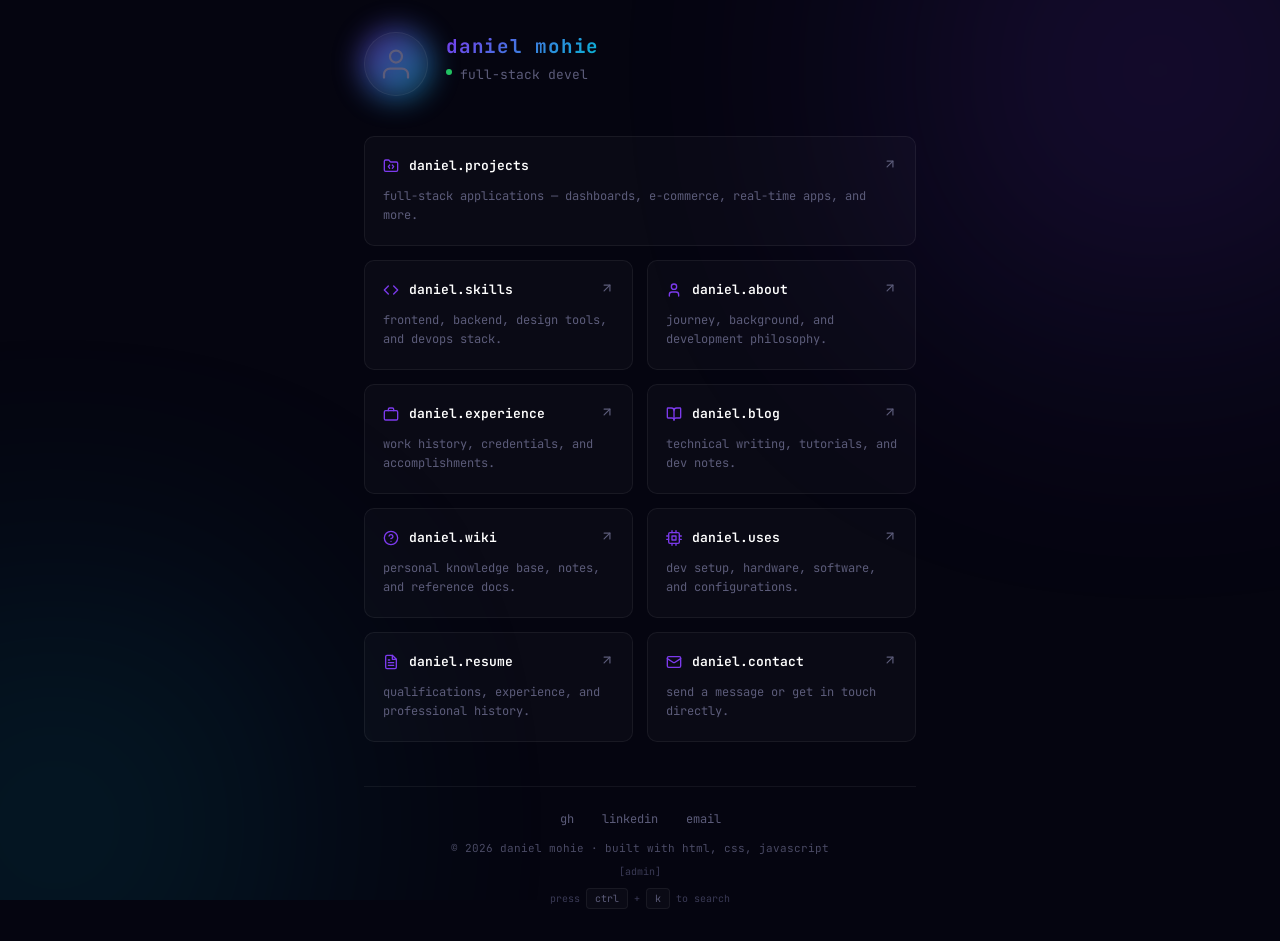
<file: index.html>
<!DOCTYPE html>
<html lang="en">
<head>
  <meta charset="UTF-8">
  <meta name="viewport" content="width=device-width, initial-scale=1.0">
  <title>Daniel Mohie — Developer</title>
  <meta name="description" content="Full-Stack Developer crafting pixel-perfect, performant digital experiences with modern web technologies.">
  <meta name="author" content="Daniel Mohie">
  <meta name="theme-color" content="#0a0a1a">

  <!-- Open Graph -->
  <meta property="og:type" content="website">
  <meta property="og:title" content="Daniel Mohie — Developer">
  <meta property="og:description" content="Full-Stack Developer crafting pixel-perfect, performant digital experiences with modern web technologies.">

  <!-- Fonts -->
  <link rel="preconnect" href="https://fonts.googleapis.com">
  <link rel="preconnect" href="https://fonts.gstatic.com" crossorigin>
  <link href="https://fonts.googleapis.com/css2?family=JetBrains+Mono:wght@300;400;500;600;700&family=Inter:wght@300;400;500;600;700&display=swap" rel="stylesheet">

  <link rel="stylesheet" href="index.css">
</head>
<body>

  <!-- Ambient background -->
  <div class="bg-glow" aria-hidden="true">
    <div class="glow glow-1"></div>
    <div class="glow glow-2"></div>
  </div>

  <main class="dashboard" id="dashboard">
    <div class="dashboard-inner">

      <!-- Header: Avatar + Name + Status -->
      <header class="dash-header" id="dash-header">
        <div class="avatar-ring">
          <div class="avatar-glow"></div>
          <div class="avatar" id="avatar">
            <svg width="36" height="36" viewBox="0 0 24 24" fill="none" stroke="currentColor" stroke-width="1.5" stroke-linecap="round" stroke-linejoin="round">
              <path d="M20 21v-2a4 4 0 0 0-4-4H8a4 4 0 0 0-4 4v2"></path>
              <circle cx="12" cy="7" r="4"></circle>
            </svg>
          </div>
        </div>
        <div class="header-info">
          <h1 class="header-name" id="header-name">daniel mohie</h1>
          <div class="header-status">
            <span class="status-dot"></span>
            <p class="header-bio" id="header-bio"></p>
          </div>
        </div>
      </header>

      <!-- Navigation Grid -->
      <nav class="nav-grid" id="nav-grid">

        <!-- Projects — full width -->
        <a href="page.html?s=projects" class="nav-card nav-card-wide" id="nav-projects">
          <div class="nav-card-top">
            <div class="nav-card-label">
              <svg width="16" height="16" viewBox="0 0 24 24" fill="none" stroke="currentColor" stroke-width="2" stroke-linecap="round" stroke-linejoin="round">
                <path d="M10 10.5 8 13l2 2.5"></path>
                <path d="m14 10.5 2 2.5-2 2.5"></path>
                <path d="M20 20a2 2 0 0 0 2-2V8a2 2 0 0 0-2-2h-7.9a2 2 0 0 1-1.69-.9L9.6 3.9A2 2 0 0 0 7.93 3H4a2 2 0 0 0-2 2v13a2 2 0 0 0 2 2z"></path>
              </svg>
              <span>daniel.projects</span>
            </div>
            <svg class="nav-arrow" width="14" height="14" viewBox="0 0 24 24" fill="none" stroke="currentColor" stroke-width="2" stroke-linecap="round" stroke-linejoin="round">
              <path d="M7 7h10v10"></path><path d="M7 17 17 7"></path>
            </svg>
          </div>
          <p class="nav-card-desc">full-stack applications — dashboards, e-commerce, real-time apps, and more.</p>
          <span class="nav-card-hint">[execute]</span>
        </a>

        <!-- Skills -->
        <a href="page.html?s=skills" class="nav-card" id="nav-skills">
          <div class="nav-card-top">
            <div class="nav-card-label">
              <svg width="16" height="16" viewBox="0 0 24 24" fill="none" stroke="currentColor" stroke-width="2" stroke-linecap="round" stroke-linejoin="round">
                <polyline points="16 18 22 12 16 6"></polyline>
                <polyline points="8 6 2 12 8 18"></polyline>
              </svg>
              <span>daniel.skills</span>
            </div>
            <svg class="nav-arrow" width="14" height="14" viewBox="0 0 24 24" fill="none" stroke="currentColor" stroke-width="2" stroke-linecap="round" stroke-linejoin="round">
              <path d="M7 7h10v10"></path><path d="M7 17 17 7"></path>
            </svg>
          </div>
          <p class="nav-card-desc">frontend, backend, design tools, and devops stack.</p>
          <span class="nav-card-hint">[inspect]</span>
        </a>

        <!-- About -->
        <a href="page.html?s=about" class="nav-card" id="nav-about">
          <div class="nav-card-top">
            <div class="nav-card-label">
              <svg width="16" height="16" viewBox="0 0 24 24" fill="none" stroke="currentColor" stroke-width="2" stroke-linecap="round" stroke-linejoin="round">
                <path d="M19 21v-2a4 4 0 0 0-4-4H9a4 4 0 0 0-4 4v2"></path>
                <circle cx="12" cy="7" r="4"></circle>
              </svg>
              <span>daniel.about</span>
            </div>
            <svg class="nav-arrow" width="14" height="14" viewBox="0 0 24 24" fill="none" stroke="currentColor" stroke-width="2" stroke-linecap="round" stroke-linejoin="round">
              <path d="M7 7h10v10"></path><path d="M7 17 17 7"></path>
            </svg>
          </div>
          <p class="nav-card-desc">journey, background, and development philosophy.</p>
          <span class="nav-card-hint">[query]</span>
        </a>

        <!-- Experience -->
        <a href="page.html?s=experience" class="nav-card" id="nav-experience">
          <div class="nav-card-top">
            <div class="nav-card-label">
              <svg width="16" height="16" viewBox="0 0 24 24" fill="none" stroke="currentColor" stroke-width="2" stroke-linecap="round" stroke-linejoin="round">
                <rect x="2" y="7" width="20" height="14" rx="2" ry="2"></rect>
                <path d="M16 7V5a2 2 0 0 0-2-2h-4a2 2 0 0 0-2 2v2"></path>
              </svg>
              <span>daniel.experience</span>
            </div>
            <svg class="nav-arrow" width="14" height="14" viewBox="0 0 24 24" fill="none" stroke="currentColor" stroke-width="2" stroke-linecap="round" stroke-linejoin="round">
              <path d="M7 7h10v10"></path><path d="M7 17 17 7"></path>
            </svg>
          </div>
          <p class="nav-card-desc">work history, credentials, and accomplishments.</p>
          <span class="nav-card-hint">[retrieve]</span>
        </a>

        <!-- Blog -->
        <a href="page.html?s=blog" class="nav-card" id="nav-blog">
          <div class="nav-card-top">
            <div class="nav-card-label">
              <svg width="16" height="16" viewBox="0 0 24 24" fill="none" stroke="currentColor" stroke-width="2" stroke-linecap="round" stroke-linejoin="round">
                <path d="M12 7v14"></path>
                <path d="M3 18a1 1 0 0 1-1-1V4a1 1 0 0 1 1-1h5a4 4 0 0 1 4 4 4 4 0 0 1 4-4h5a1 1 0 0 1 1 1v13a1 1 0 0 1-1 1h-6a3 3 0 0 0-3 3 3 3 0 0 0-3-3z"></path>
              </svg>
              <span>daniel.blog</span>
            </div>
            <svg class="nav-arrow" width="14" height="14" viewBox="0 0 24 24" fill="none" stroke="currentColor" stroke-width="2" stroke-linecap="round" stroke-linejoin="round">
              <path d="M7 7h10v10"></path><path d="M7 17 17 7"></path>
            </svg>
          </div>
          <p class="nav-card-desc">technical writing, tutorials, and dev notes.</p>
          <span class="nav-card-hint">[read]</span>
        </a>

        <!-- Wiki -->
        <a href="page.html?s=wiki" class="nav-card" id="nav-wiki">
          <div class="nav-card-top">
            <div class="nav-card-label">
              <svg width="16" height="16" viewBox="0 0 24 24" fill="none" stroke="currentColor" stroke-width="2" stroke-linecap="round" stroke-linejoin="round">
                <circle cx="12" cy="12" r="10"></circle>
                <path d="M9.09 9a3 3 0 0 1 5.83 1c0 2-3 3-3 3"></path>
                <line x1="12" y1="17" x2="12.01" y2="17"></line>
              </svg>
              <span>daniel.wiki</span>
            </div>
            <svg class="nav-arrow" width="14" height="14" viewBox="0 0 24 24" fill="none" stroke="currentColor" stroke-width="2" stroke-linecap="round" stroke-linejoin="round">
              <path d="M7 7h10v10"></path><path d="M7 17 17 7"></path>
            </svg>
          </div>
          <p class="nav-card-desc">personal knowledge base, notes, and reference docs.</p>
          <span class="nav-card-hint">[explore]</span>
        </a>

        <!-- Uses -->
        <a href="page.html?s=uses" class="nav-card" id="nav-uses">
          <div class="nav-card-top">
            <div class="nav-card-label">
              <svg width="16" height="16" viewBox="0 0 24 24" fill="none" stroke="currentColor" stroke-width="2" stroke-linecap="round" stroke-linejoin="round">
                <rect x="4" y="4" width="16" height="16" rx="2" ry="2"></rect>
                <rect x="9" y="9" width="6" height="6"></rect>
                <line x1="9" y1="1" x2="9" y2="4"></line>
                <line x1="15" y1="1" x2="15" y2="4"></line>
                <line x1="9" y1="20" x2="9" y2="23"></line>
                <line x1="15" y1="20" x2="15" y2="23"></line>
                <line x1="20" y1="9" x2="23" y2="9"></line>
                <line x1="20" y1="14" x2="23" y2="14"></line>
                <line x1="1" y1="9" x2="4" y2="9"></line>
                <line x1="1" y1="14" x2="4" y2="14"></line>
              </svg>
              <span>daniel.uses</span>
            </div>
            <svg class="nav-arrow" width="14" height="14" viewBox="0 0 24 24" fill="none" stroke="currentColor" stroke-width="2" stroke-linecap="round" stroke-linejoin="round">
              <path d="M7 7h10v10"></path><path d="M7 17 17 7"></path>
            </svg>
          </div>
          <p class="nav-card-desc">dev setup, hardware, software, and configurations.</p>
          <span class="nav-card-hint">[list]</span>
        </a>

        <!-- Resume -->
        <a href="page.html?s=resume" class="nav-card" id="nav-resume">
          <div class="nav-card-top">
            <div class="nav-card-label">
              <svg width="16" height="16" viewBox="0 0 24 24" fill="none" stroke="currentColor" stroke-width="2" stroke-linecap="round" stroke-linejoin="round">
                <path d="M14 2H6a2 2 0 0 0-2 2v16a2 2 0 0 0 2 2h12a2 2 0 0 0 2-2V8z"></path>
                <polyline points="14 2 14 8 20 8"></polyline>
                <line x1="16" y1="13" x2="8" y2="13"></line>
                <line x1="16" y1="17" x2="8" y2="17"></line>
                <polyline points="10 9 9 9 8 9"></polyline>
              </svg>
              <span>daniel.resume</span>
            </div>
            <svg class="nav-arrow" width="14" height="14" viewBox="0 0 24 24" fill="none" stroke="currentColor" stroke-width="2" stroke-linecap="round" stroke-linejoin="round">
              <path d="M7 7h10v10"></path><path d="M7 17 17 7"></path>
            </svg>
          </div>
          <p class="nav-card-desc">qualifications, experience, and professional history.</p>
          <span class="nav-card-hint">[view]</span>
        </a>

        <!-- Contact -->
        <a href="page.html?s=contact" class="nav-card" id="nav-contact">
          <div class="nav-card-top">
            <div class="nav-card-label">
              <svg width="16" height="16" viewBox="0 0 24 24" fill="none" stroke="currentColor" stroke-width="2" stroke-linecap="round" stroke-linejoin="round">
                <path d="m22 7-8.991 5.727a2 2 0 0 1-2.009 0L2 7"></path>
                <rect x="2" y="4" width="20" height="16" rx="2"></rect>
              </svg>
              <span>daniel.contact</span>
            </div>
            <svg class="nav-arrow" width="14" height="14" viewBox="0 0 24 24" fill="none" stroke="currentColor" stroke-width="2" stroke-linecap="round" stroke-linejoin="round">
              <path d="M7 7h10v10"></path><path d="M7 17 17 7"></path>
            </svg>
          </div>
          <p class="nav-card-desc">send a message or get in touch directly.</p>
          <span class="nav-card-hint">[connect]</span>
        </a>

      </nav>

      <!-- Footer -->
      <footer class="dash-footer" id="dash-footer">
        <div class="footer-socials">
          <a href="https://github.com/" target="_blank" rel="noopener noreferrer" id="social-gh">gh</a>
          <a href="https://linkedin.com/" target="_blank" rel="noopener noreferrer" id="social-li">linkedin</a>
          <a href="mailto:hello@danielmohie.dev" id="social-email">email</a>
        </div>
        <p class="footer-copy">&copy; 2026 daniel mohie &middot; built with html, css, javascript</p>
        <a href="admin.html" class="footer-admin-link">[admin]</a>
        <p class="footer-kbd">
          press
          <kbd>ctrl</kbd> + <kbd>k</kbd>
          to search
        </p>
      </footer>

    </div>
  </main>

  <!-- Command Palette (Ctrl+K) -->
  <div class="cmd-overlay" id="cmd-overlay">
    <div class="cmd-palette" id="cmd-palette">
      <div class="cmd-search-wrap">
        <svg width="16" height="16" viewBox="0 0 24 24" fill="none" stroke="currentColor" stroke-width="2" stroke-linecap="round" stroke-linejoin="round">
          <circle cx="11" cy="11" r="8"></circle>
          <line x1="21" y1="21" x2="16.65" y2="16.65"></line>
        </svg>
        <input type="text" class="cmd-input" id="cmd-input" placeholder="type a command..." autocomplete="off" spellcheck="false">
        <kbd class="cmd-esc">esc</kbd>
      </div>
      <ul class="cmd-results" id="cmd-results">
        <li data-href="page.html?s=projects"><span class="cmd-icon">&#x1F4C1;</span> projects</li>
        <li data-href="page.html?s=skills"><span class="cmd-icon">&#x26A1;</span> skills</li>
        <li data-href="page.html?s=about"><span class="cmd-icon">&#x1F464;</span> about</li>
        <li data-href="page.html?s=experience"><span class="cmd-icon">&#x1F4BC;</span> experience</li>
        <li data-href="page.html?s=blog"><span class="cmd-icon">&#x1F4D6;</span> blog</li>
        <li data-href="page.html?s=wiki"><span class="cmd-icon">&#x1F4DD;</span> wiki</li>
        <li data-href="page.html?s=uses"><span class="cmd-icon">&#x1F5B1;</span> uses</li>
        <li data-href="page.html?s=resume"><span class="cmd-icon">&#x1F4C4;</span> resume</li>
        <li data-href="page.html?s=contact"><span class="cmd-icon">&#x2709;</span> contact</li>
      </ul>
    </div>
  </div>

  <script src="script.js"></script>
</body>
</html>
</file>
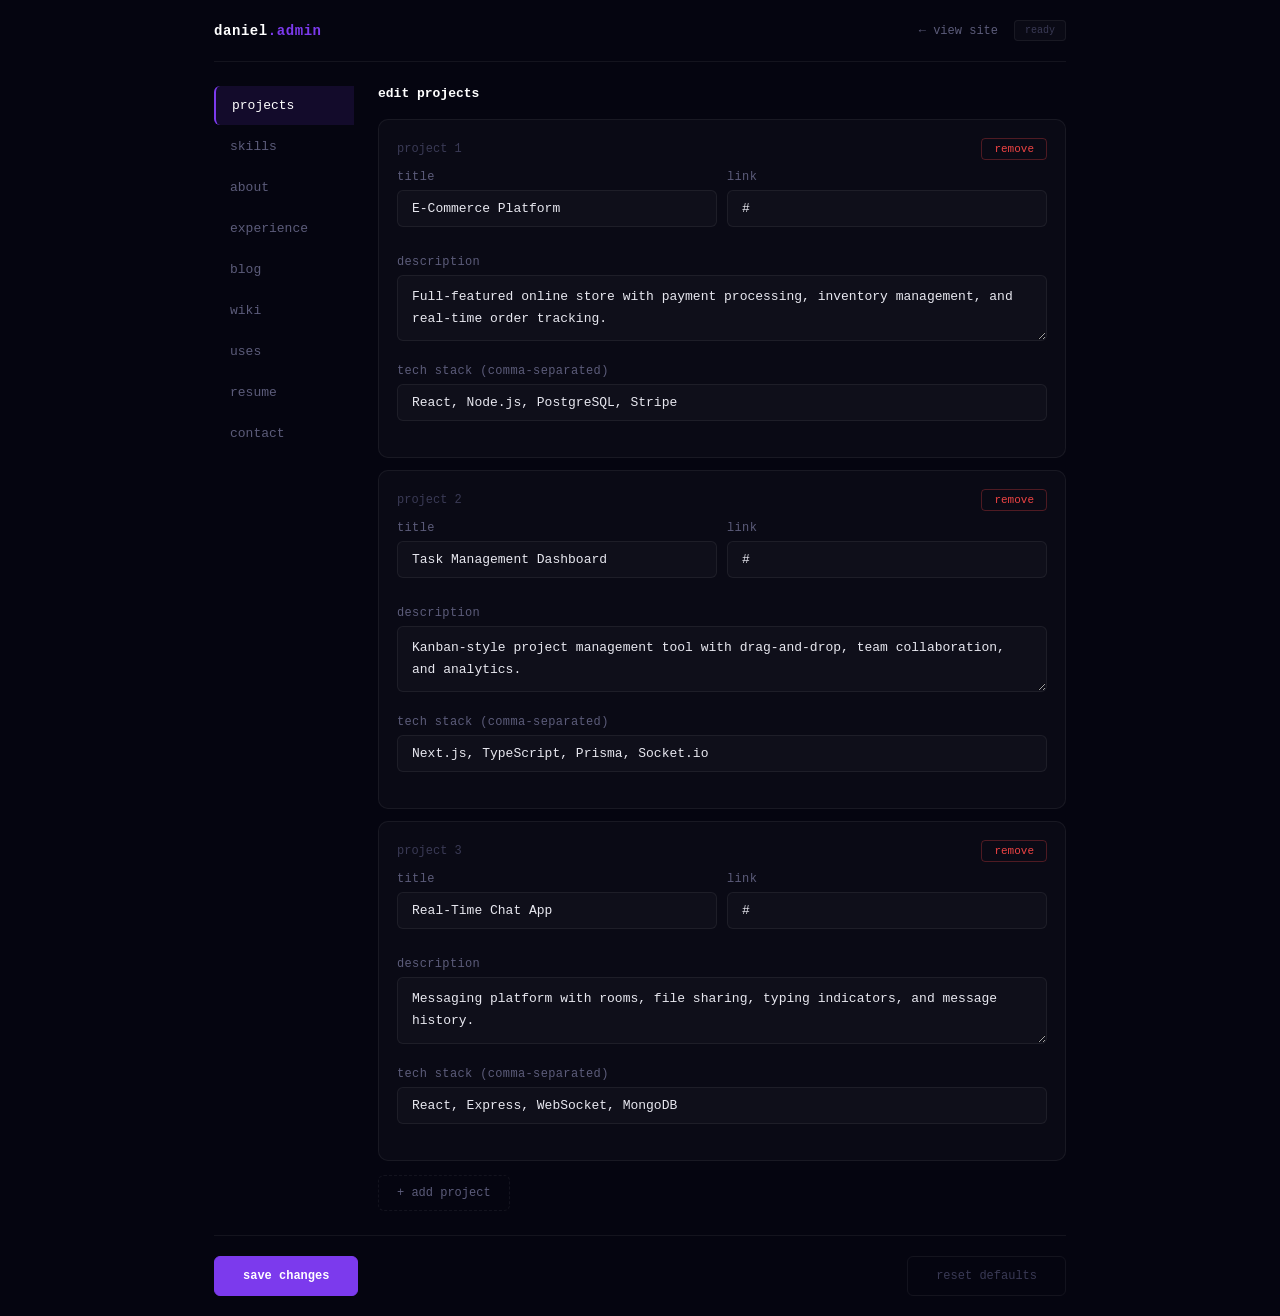
<file: admin.html>
<!DOCTYPE html>
<html lang="en">
<head>
  <meta charset="UTF-8">
  <meta name="viewport" content="width=device-width, initial-scale=1.0">
  <title>Admin — Daniel Mohie</title>
  <link rel="stylesheet" href="admin.css">
</head>
<body>
  <div class="admin-wrap">
    <header class="admin-header">
      <h1 class="admin-logo">daniel<span class="admin-logo-accent">.admin</span></h1>
      <div class="admin-header-right">
        <a href="index.html" class="admin-link">← view site</a>
        <span class="admin-status" id="admin-status">ready</span>
      </div>
    </header>

    <div class="admin-body">
      <nav class="admin-tabs" id="admin-tabs"></nav>
      <main class="admin-content" id="admin-content"></main>
    </div>

    <footer class="admin-footer">
      <div class="admin-footer-left">
        <button class="admin-btn admin-btn-save" id="btn-save">save changes</button>
        <span class="admin-saved-msg" id="saved-msg"></span>
      </div>
      <button class="admin-btn admin-btn-reset" id="btn-reset">reset defaults</button>
    </footer>
  </div>
  <script src="admin.js"></script>
</body>
</html>
</file>
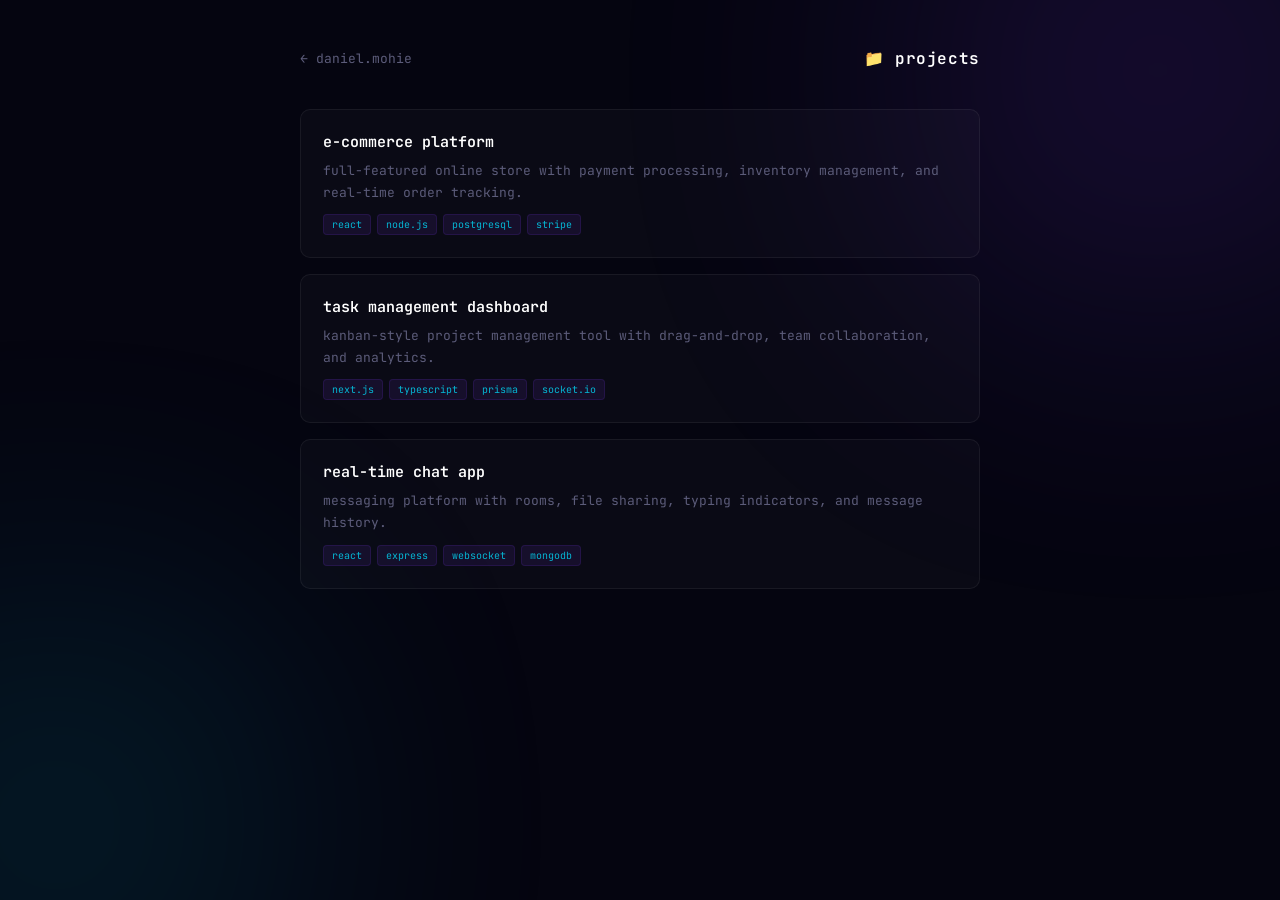
<file: page.html>
<!DOCTYPE html>
<html lang="en">
<head>
  <meta charset="UTF-8">
  <meta name="viewport" content="width=device-width, initial-scale=1.0">
  <title>Daniel Mohie</title>
  <meta name="theme-color" content="#0a0a1a">

  <link rel="preconnect" href="https://fonts.googleapis.com">
  <link rel="preconnect" href="https://fonts.gstatic.com" crossorigin>
  <link href="https://fonts.googleapis.com/css2?family=JetBrains+Mono:wght@300;400;500;600;700&family=Inter:wght@300;400;500;600;700&display=swap" rel="stylesheet">

  <link rel="stylesheet" href="index.css">
</head>
<body>

  <!-- Ambient background -->
  <div class="bg-glow" aria-hidden="true">
    <div class="glow glow-1"></div>
    <div class="glow glow-2"></div>
  </div>

  <main class="page-main">
    <div class="page-container">
      <header class="page-header">
        <a href="index.html" class="page-back">← daniel.mohie</a>
        <h1 class="page-title" id="page-title">projects</h1>
      </header>
      <div class="page-content" id="page-content">
        <p class="page-loading">loading...</p>
      </div>
    </div>
  </main>

  <script>
  // ── Default data (mirrors script.js) ──
  const defaultData = {
    projects: [
      { title: "E-Commerce Platform", description: "Full-featured online store with payment processing, inventory management, and real-time order tracking.", tech: ["React", "Node.js", "PostgreSQL", "Stripe"], link: "#" },
      { title: "Task Management Dashboard", description: "Kanban-style project management tool with drag-and-drop, team collaboration, and analytics.", tech: ["Next.js", "TypeScript", "Prisma", "Socket.io"], link: "#" },
      { title: "Real-Time Chat App", description: "Messaging platform with rooms, file sharing, typing indicators, and message history.", tech: ["React", "Express", "WebSocket", "MongoDB"], link: "#" }
    ],
    skills: [
      { category: "Frontend", items: ["React", "Next.js", "TypeScript", "Tailwind CSS"] },
      { category: "Backend", items: ["Node.js", "Express", "Python", "Django"] },
      { category: "Database", items: ["PostgreSQL", "MongoDB", "Redis", "Prisma"] },
      { category: "DevOps", items: ["Docker", "CI/CD", "AWS", "Linux"] }
    ],
    about: "I'm a full-stack developer passionate about building clean, performant web applications. I focus on creating intuitive user experiences with modern technologies and clean architecture.\n\nWhen I'm not coding, I enjoy contributing to open-source projects, writing technical articles, and exploring new technologies.",
    experience: [
      { role: "Senior Developer", company: "Tech Co", period: "2023 - Present", description: "Leading frontend architecture, mentoring junior developers, and driving technical decisions across the engineering team." },
      { role: "Full-Stack Developer", company: "Digital Agency", period: "2021 - 2023", description: "Built and maintained client-facing web applications using React, Node.js, and cloud infrastructure." },
      { role: "Junior Developer", company: "Startup Inc", period: "2019 - 2021", description: "Developed and shipped features for a SaaS platform, working across the full stack." }
    ],
    blog: [
      { title: "Building with Next.js", excerpt: "A deep dive into the App Router, server components, and the modern React ecosystem.", date: "2026-03-15" },
      { title: "TypeScript Best Practices", excerpt: "Patterns and tips for writing cleaner, more maintainable TypeScript code.", date: "2026-02-20" },
      { title: "CSS Grid Layout Guide", excerpt: "Mastering modern CSS layouts with grid, subgrid, and container queries.", date: "2026-01-10" }
    ],
    wiki: [
      { title: "System Design", content: "Notes on distributed systems, scalability patterns, and architecture decisions for building robust applications." },
      { title: "DevOps Cheatsheet", content: "Common commands and configurations for Docker, CI/CD pipelines, cloud deployment, and infrastructure as code." },
      { title: "Algorithm Patterns", content: "Common algorithmic patterns: sliding window, two pointers, dynamic programming, and graph traversal techniques." }
    ],
    uses: [
      { category: "Hardware", items: ["MacBook Pro M3", "LG UltraFine Monitor", "Mechanical Keyboard", "Logitech MX Master"] },
      { category: "Software", items: ["VS Code", "iTerm2", "Figma", "Arc Browser"] },
      { category: "Desk", items: ["Standing Desk", "Herman Miller Chair", "Desk Lamp", "Notebook"] }
    ],
    resume: {
      summary: "Full-stack developer with 6+ years of experience building web applications. Passionate about clean code, user experience, and continuous learning.",
      education: ["B.Sc. Computer Science", "Full-Stack Web Development Bootcamp"],
      certifications: ["AWS Certified Developer", "Meta Front-End Developer"]
    },
    contact: {
      email: "hello@danielmohie.dev",
      github: "https://github.com/",
      linkedin: "https://linkedin.com/"
    }
  };

  // ── Section info ──
  const sectionInfo = {
    projects: { icon: "📁", label: "projects" },
    skills:   { icon: "⚡", label: "skills" },
    about:    { icon: "👤", label: "about" },
    experience: { icon: "💼", label: "experience" },
    blog:     { icon: "📖", label: "blog" },
    wiki:     { icon: "📝", label: "wiki" },
    uses:     { icon: "🖱️", label: "uses" },
    resume:   { icon: "📄", label: "resume" },
    contact:  { icon: "✉️", label: "contact" }
  };

  // ── Load data (localStorage > defaults) ──
  function loadData() {
    const saved = localStorage.getItem('portfolioData');
    if (saved) {
      try {
        const parsed = JSON.parse(saved);
        // Merge: use saved values, fall back to defaults for missing keys
        const merged = {};
        for (const key in defaultData) {
          merged[key] = parsed[key] !== undefined ? parsed[key] : defaultData[key];
        }
        return merged;
      } catch (_) {}
    }
    return JSON.parse(JSON.stringify(defaultData));
  }

  // ── Renderers ──
  function renderProjects(items) {
    if (!items || !items.length) return '<p class="section-empty">no projects yet.</p>';
    return items.map(p => `
      <a href="${p.link}" class="project-card" target="_blank" rel="noopener">
        <h3 class="project-title">${esc(p.title)}</h3>
        <p class="project-desc">${esc(p.description)}</p>
        <div class="project-tech">${(p.tech || []).map(t => `<span class="tech-tag">${esc(t)}</span>`).join('')}</div>
      </a>
    `).join('');
  }

  function renderSkills(items) {
    if (!items || !items.length) return '<p class="section-empty">no skills listed yet.</p>';
    return items.map(s => `
      <div class="skill-group">
        <h3 class="skill-category">${esc(s.category)}</h3>
        <div class="skill-items">${(s.items || []).map(i => `<span class="skill-chip">${esc(i)}</span>`).join('')}</div>
      </div>
    `).join('');
  }

  function renderAbout(text) {
    if (!text) return '<p class="section-empty">nothing here yet.</p>';
    return text.split('\n').map(p => `<p class="about-text">${esc(p)}</p>`).join('');
  }

  function renderExperience(items) {
    if (!items || !items.length) return '<p class="section-empty">no experience listed yet.</p>';
    return '<div class="timeline">' + items.map(e => `
      <div class="timeline-item">
        <div class="timeline-dot"></div>
        <div class="timeline-content">
          <span class="timeline-period">${esc(e.period)}</span>
          <h3 class="timeline-role">${esc(e.role)}</h3>
          <p class="timeline-company">${esc(e.company)}</p>
          <p class="timeline-desc">${esc(e.description)}</p>
        </div>
      </div>
    `).join('') + '</div>';
  }

  function renderBlog(items) {
    if (!items || !items.length) return '<p class="section-empty">no posts yet.</p>';
    return items.map(b => `
      <article class="blog-card">
        <span class="blog-date">${esc(b.date)}</span>
        <h3 class="blog-title">${esc(b.title)}</h3>
        <p class="blog-excerpt">${esc(b.excerpt)}</p>
      </article>
    `).join('');
  }

  function renderWiki(items) {
    if (!items || !items.length) return '<p class="section-empty">no wiki entries yet.</p>';
    return items.map(w => `
      <details class="wiki-entry">
        <summary class="wiki-title">${esc(w.title)}</summary>
        <p class="wiki-content">${esc(w.content)}</p>
      </details>
    `).join('');
  }

  function renderUses(items) {
    if (!items || !items.length) return '<p class="section-empty">nothing listed yet.</p>';
    return items.map(u => `
      <div class="uses-group">
        <h3 class="uses-category">${esc(u.category)}</h3>
        <ul class="uses-list">${(u.items || []).map(i => `<li>${esc(i)}</li>`).join('')}</ul>
      </div>
    `).join('');
  }

  function renderResume(data) {
    if (!data) return '<p class="section-empty">no resume data yet.</p>';
    return `
      <p class="resume-summary">${esc(data.summary || '')}</p>
      <div class="resume-grid">
        <div class="resume-col">
          <h3 class="resume-heading">education</h3>
          <ul class="resume-list">${(data.education || []).map(e => `<li>${esc(e)}</li>`).join('')}</ul>
        </div>
        <div class="resume-col">
          <h3 class="resume-heading">certifications</h3>
          <ul class="resume-list">${(data.certifications || []).map(c => `<li>${esc(c)}</li>`).join('')}</ul>
        </div>
      </div>
    `;
  }

  function renderContact(data) {
    if (!data) return '<p class="section-empty">no contact info yet.</p>';
    return `
      <div class="contact-links">
        <a href="mailto:${esc(data.email)}" class="contact-link">
          <svg width="16" height="16" viewBox="0 0 24 24" fill="none" stroke="currentColor" stroke-width="2"><path d="m22 7-8.991 5.727a2 2 0 0 1-2.009 0L2 7"/><rect x="2" y="4" width="20" height="16" rx="2"/></svg>
          <span>${esc(data.email)}</span>
        </a>
        <a href="${esc(data.github)}" target="_blank" rel="noopener" class="contact-link">
          <svg width="16" height="16" viewBox="0 0 24 24" fill="none" stroke="currentColor" stroke-width="2"><path d="M12 2C6.477 2 2 6.477 2 12c0 4.42 2.87 8.17 6.84 9.5.5.08.66-.23.66-.5v-1.69c-2.77.6-3.36-1.34-3.36-1.34-.46-1.16-1.11-1.47-1.11-1.47-.91-.62.07-.6.07-.6 1 .07 1.53 1.03 1.53 1.03.89 1.52 2.34 1.08 2.91.83.09-.65.35-1.09.63-1.34-2.22-.25-4.55-1.11-4.55-4.94 0-1.09.39-1.98 1.03-2.68-.1-.25-.45-1.27.1-2.64 0 0 .84-.27 2.75 1.02A9.57 9.57 0 0 1 12 6.8c.85.004 1.71.115 2.51.338 1.9-1.29 2.75-1.02 2.75-1.02.55 1.37.2 2.39.1 2.64.64.7 1.03 1.59 1.03 2.68 0 3.84-2.34 4.68-4.57 4.93.36.31.68.92.68 1.85v2.74c0 .27.16.59.67.5C19.14 20.16 22 16.42 22 12A10 10 0 0 0 12 2z"/></svg>
          <span>github</span>
        </a>
        <a href="${esc(data.linkedin)}" target="_blank" rel="noopener" class="contact-link">
          <svg width="16" height="16" viewBox="0 0 24 24" fill="none" stroke="currentColor" stroke-width="2"><path d="M16 8a6 6 0 0 1 6 6v7h-4v-7a2 2 0 0 0-2-2 2 2 0 0 0-2 2v7h-4v-7a6 6 0 0 1 6-6z"/><rect x="2" y="9" width="4" height="12"/><circle cx="4" cy="4" r="2"/></svg>
          <span>linkedin</span>
        </a>
      </div>
    `;
  }

  const renderers = {
    projects: renderProjects,
    skills: renderSkills,
    about: renderAbout,
    experience: renderExperience,
    blog: renderBlog,
    wiki: renderWiki,
    uses: renderUses,
    resume: renderResume,
    contact: renderContact
  };

  function esc(str) {
    const d = document.createElement('div');
    d.textContent = str;
    return d.innerHTML;
  }

  // ── Init page ──
  document.addEventListener('DOMContentLoaded', () => {
    const params = new URLSearchParams(window.location.search);
    const section = params.get('s') || 'projects';

    const info = sectionInfo[section];
    if (!info) {
      document.getElementById('page-title').textContent = 'not found';
      document.getElementById('page-content').innerHTML = '<p class="section-empty">section not found. <a href="index.html" style="color:var(--accent)">go home</a></p>';
      return;
    }

    document.getElementById('page-title').textContent = info.icon + ' ' + info.label;
    document.title = 'Daniel Mohie — ' + info.label;

    const data = loadData();
    const renderer = renderers[section];
    const content = renderer ? renderer(data[section]) : '<p class="section-empty">nothing here yet.</p>';
    document.getElementById('page-content').innerHTML = content;
  });
  </script>
</body>
</html>
</file>
<file: index.css>
/* ================================================================
   DESIGN TOKENS
   ================================================================ */
:root {
  --bg:           #050510;
  --bg-surface:   rgba(255, 255, 255, 0.025);
  --border:       rgba(255, 255, 255, 0.06);
  --border-hover: rgba(124, 58, 237, 0.35);

  --text:         #e8e8f0;
  --text-muted:   #5c5c7a;
  --text-dim:     #3a3a55;
  --white:        #ffffff;

  --accent:       #7c3aed;
  --accent-cyan:  #06b6d4;
  --accent-green: #22c55e;
  --accent-grad:  linear-gradient(135deg, var(--accent), var(--accent-cyan));

  --font:         'JetBrains Mono', 'Fira Code', monospace;
  --font-sans:    'Inter', system-ui, sans-serif;

  --radius:       10px;
  --ease:         cubic-bezier(0.22, 1, 0.36, 1);
}

/* ================================================================
   RESET
   ================================================================ */
*, *::before, *::after {
  margin: 0; padding: 0; box-sizing: border-box;
}

html {
  scroll-behavior: smooth;
}

body {
  font-family: var(--font);
  background: var(--bg);
  color: var(--text);
  min-height: 100vh;
  display: flex;
  align-items: center;
  justify-content: center;
  -webkit-font-smoothing: antialiased;
  -moz-osx-font-smoothing: grayscale;
  overflow-x: hidden;
}

a { color: inherit; text-decoration: none; }

::selection {
  background: var(--accent);
  color: #fff;
}

/* ================================================================
   AMBIENT GLOW
   ================================================================ */
.bg-glow {
  position: fixed;
  inset: 0;
  z-index: 0;
  pointer-events: none;
  overflow: hidden;
}

.glow {
  position: absolute;
  border-radius: 50%;
  filter: blur(140px);
  opacity: 0.18;
  animation: glowDrift 20s ease-in-out infinite;
}

.glow-1 {
  width: 500px; height: 500px;
  background: var(--accent);
  top: -20%; right: -10%;
}

.glow-2 {
  width: 420px; height: 420px;
  background: var(--accent-cyan);
  bottom: -15%; left: -12%;
  animation-delay: -10s;
}

@keyframes glowDrift {
  0%, 100% { transform: translate(0, 0) scale(1); }
  33%      { transform: translate(40px, -50px) scale(1.1); }
  66%      { transform: translate(-30px, 40px) scale(0.92); }
}

/* ================================================================
   DASHBOARD CONTAINER
   ================================================================ */
.dashboard {
  position: relative;
  z-index: 1;
  width: 100%;
  max-width: 600px;
  margin: 0 auto;
  padding: 32px 24px;
  display: flex;
  flex-direction: column;
  align-items: center;
  min-height: 100vh;
  justify-content: center;
}

.dashboard-inner {
  width: 100%;
  display: flex;
  flex-direction: column;
  align-items: center;
  text-align: center;
}

/* ================================================================
   HEADER
   ================================================================ */
.dash-header {
  display: flex;
  align-items: center;
  gap: 18px;
  width: 100%;
  text-align: left;
  margin-bottom: 40px;
  animation: fadeUp 0.7s var(--ease) both;
}

.avatar-ring {
  position: relative;
  flex-shrink: 0;
}

.avatar-glow {
  position: absolute;
  inset: -4px;
  border-radius: 50%;
  background: var(--accent-grad);
  filter: blur(14px);
  opacity: 0.6;
  animation: pulse 3s ease-in-out infinite;
}

@keyframes pulse {
  0%, 100% { opacity: 0.5; transform: scale(1); }
  50%      { opacity: 0.85; transform: scale(1.1); }
}

.avatar {
  position: relative;
  width: 64px;
  height: 64px;
  border-radius: 50%;
  background: var(--bg-surface);
  border: 1px solid var(--border);
  display: flex;
  align-items: center;
  justify-content: center;
  color: var(--text-muted);
  overflow: hidden;
  transition: border-color 0.3s var(--ease);
}

.avatar:hover {
  border-color: rgba(124, 58, 237, 0.4);
}

.header-info {
  display: flex;
  flex-direction: column;
  justify-content: center;
  min-height: 60px;
}

.header-name {
  font-size: 1.2rem;
  font-weight: 700;
  letter-spacing: 0.04em;
  background: var(--accent-grad);
  -webkit-background-clip: text;
  -webkit-text-fill-color: transparent;
  background-clip: text;
  text-transform: lowercase;
}

.header-status {
  display: flex;
  align-items: flex-start;
  gap: 8px;
  margin-top: 6px;
  min-height: 30px;
}

.status-dot {
  width: 6px;
  height: 6px;
  border-radius: 50%;
  background: var(--accent-green);
  flex-shrink: 0;
  margin-top: 4px;
  animation: pulse 2.5s ease-in-out infinite;
}

.header-bio {
  font-size: 13px;
  color: var(--text-muted);
  text-transform: lowercase;
  line-height: 1.6;
  max-width: 360px;
}

.bio-cursor {
  display: inline-block;
  width: 1px;
  height: 1em;
  background: var(--accent);
  margin-left: 2px;
  animation: blink 1s step-end infinite;
  vertical-align: text-bottom;
}

@keyframes blink { 50% { opacity: 0; } }

/* ================================================================
   NAVIGATION GRID
   ================================================================ */
.nav-grid {
  display: grid;
  grid-template-columns: 1fr 1fr;
  gap: 14px;
  width: 100%;
  margin-bottom: 44px;
  animation: fadeUp 0.7s var(--ease) 0.15s both;
}

.nav-card {
  position: relative;
  overflow: hidden;
  background: var(--bg-surface);
  backdrop-filter: blur(12px);
  -webkit-backdrop-filter: blur(12px);
  border: 1px solid var(--border);
  border-radius: var(--radius);
  padding: 20px 18px;
  display: flex;
  flex-direction: column;
  justify-content: space-between;
  min-height: 110px;
  text-align: left;
  cursor: pointer;
  transition: border-color 0.3s var(--ease),
              background 0.3s var(--ease),
              transform 0.3s var(--ease),
              box-shadow 0.3s var(--ease);
}

.nav-card-wide {
  grid-column: 1 / -1;
}

.nav-card:hover {
  border-color: var(--accent);
  background: rgba(255, 255, 255, 0.04);
  transform: translateY(-3px);
  box-shadow: 0 12px 48px rgba(124, 58, 237, 0.15), 0 0 0 1px rgba(124, 58, 237, 0.1);
}

.nav-card::before {
  content: '';
  position: absolute;
  inset: 0;
  background: radial-gradient(circle at var(--mx, 50%) var(--my, 50%), rgba(124, 58, 237, 0.08) 0%, transparent 60%);
  opacity: 0;
  transition: opacity 0.4s;
  pointer-events: none;
}

.nav-card:hover::before {
  opacity: 1;
}

.nav-card::after {
  content: '';
  position: absolute;
  inset: -1px;
  border-radius: var(--radius);
  background: var(--accent-grad);
  z-index: -1;
  opacity: 0;
  transition: opacity 0.4s var(--ease);
}

.nav-card:hover::after {
  opacity: 0.3;
}

.nav-card-top {
  display: flex;
  align-items: flex-start;
  justify-content: space-between;
}

.nav-card-label {
  display: flex;
  align-items: center;
  gap: 10px;
  font-size: 13px;
  font-weight: 600;
  color: var(--white);
  text-transform: lowercase;
}

.nav-card-label svg {
  color: var(--accent);
  flex-shrink: 0;
}

.nav-arrow {
  color: var(--text-muted);
  flex-shrink: 0;
  transition: color 0.3s, transform 0.3s;
}

.nav-card:hover .nav-arrow {
  color: var(--accent);
  transform: translate(2px, -2px);
}

.nav-card-desc {
  font-size: 12px;
  color: var(--text-muted);
  text-transform: lowercase;
  line-height: 1.6;
  margin-top: 10px;
  transition: color 0.3s;
}

.nav-card:hover .nav-card-desc {
  color: var(--text);
}

.nav-card-hint {
  position: absolute;
  bottom: 8px;
  right: 12px;
  font-size: 10px;
  color: var(--text-muted);
  opacity: 0;
  transition: opacity 0.25s;
  pointer-events: none;
}

.nav-card:hover .nav-card-hint {
  opacity: 1;
}

/* ================================================================
   FOOTER
   ================================================================ */
.dash-footer {
  width: 100%;
  padding-top: 24px;
  border-top: 1px solid var(--border);
  display: flex;
  flex-direction: column;
  align-items: center;
  gap: 10px;
  animation: fadeUp 0.7s var(--ease) 0.3s both;
}

.footer-socials {
  display: flex;
  gap: 28px;
}

.footer-socials a {
  font-size: 12px;
  color: var(--text-muted);
  text-transform: lowercase;
  transition: color 0.25s;
}

.footer-socials a:hover {
  color: var(--white);
}

.footer-copy {
  font-size: 11px;
  color: var(--text-muted);
  text-transform: lowercase;
  opacity: 0.8;
  margin-top: 4px;
}

.footer-kbd {
  font-size: 10px;
  color: var(--text-dim);
}

.footer-admin-link {
  font-size: 10px;
  color: var(--text-dim);
  text-transform: lowercase;
  text-decoration: none;
  transition: color 0.2s;
}

.footer-admin-link:hover {
  color: var(--accent);
}

.footer-kbd kbd {
  display: inline-block;
  padding: 3px 8px;
  background: var(--bg-surface);
  border: 1px solid var(--border);
  border-radius: 4px;
  font-family: var(--font);
  font-size: 10px;
  color: var(--text-muted);
}

/* ================================================================
   COMMAND PALETTE
   ================================================================ */
.cmd-overlay {
  position: fixed;
  inset: 0;
  z-index: 9999;
  background: rgba(5, 5, 16, 0.75);
  backdrop-filter: blur(8px);
  -webkit-backdrop-filter: blur(8px);
  display: flex;
  align-items: flex-start;
  justify-content: center;
  padding-top: 20vh;
  opacity: 0;
  pointer-events: none;
  transition: opacity 0.25s var(--ease);
}

.cmd-overlay.open {
  opacity: 1;
  pointer-events: auto;
}

.cmd-palette {
  width: 100%;
  max-width: 480px;
  background: rgba(15, 15, 35, 0.95);
  border: 1px solid var(--border);
  border-radius: 14px;
  overflow: hidden;
  transform: translateY(12px) scale(0.97);
  transition: transform 0.3s var(--ease);
  box-shadow: 0 24px 80px rgba(0, 0, 0, 0.5);
}

.cmd-overlay.open .cmd-palette {
  transform: translateY(0) scale(1);
}

.cmd-search-wrap {
  display: flex;
  align-items: center;
  gap: 10px;
  padding: 14px 18px;
  border-bottom: 1px solid var(--border);
  color: var(--text-muted);
}

.cmd-input {
  flex: 1;
  background: none;
  border: none;
  outline: none;
  font-family: var(--font);
  font-size: 13px;
  color: var(--text);
}

.cmd-input::placeholder {
  color: var(--text-dim);
}

.cmd-esc {
  font-family: var(--font);
  font-size: 10px;
  padding: 3px 10px;
  background: var(--bg-surface);
  border: 1px solid var(--border);
  border-radius: 5px;
  color: var(--text-muted);
  cursor: pointer;
  transition: background 0.2s, border-color 0.2s;
}

.cmd-esc:hover {
  background: rgba(255, 255, 255, 0.06);
  border-color: var(--border-hover);
}

.cmd-results {
  list-style: none;
  padding: 8px;
  max-height: 260px;
  overflow-y: auto;
}

.cmd-results li {
  display: flex;
  align-items: center;
  gap: 10px;
  padding: 10px 14px;
  border-radius: 8px;
  font-size: 12px;
  color: var(--text-muted);
  cursor: pointer;
  text-transform: lowercase;
  transition: background 0.2s, color 0.2s;
}

.cmd-results li:hover,
.cmd-results li.active {
  background: rgba(124, 58, 237, 0.1);
  color: var(--white);
}

.cmd-results li.hidden {
  display: none;
}

.cmd-icon {
  font-size: 14px;
  width: 20px;
  text-align: center;
}

/* ================================================================
   SECTION PAGES (page.html)
   ================================================================ */
.page-main {
  display: flex;
  align-items: flex-start;
  justify-content: center;
  min-height: 100vh;
  padding: 48px 24px 80px;
}

.page-container {
  width: 100%;
  max-width: 680px;
  animation: fadeUp 0.6s var(--ease) both;
}

.page-container > * {
  animation: fadeUp 0.5s var(--ease) both;
}

.page-container > *:nth-child(1) { animation-delay: 0.05s; }
.page-container > *:nth-child(2) { animation-delay: 0.1s; }
.page-container > *:nth-child(3) { animation-delay: 0.15s; }
.page-container > *:nth-child(4) { animation-delay: 0.2s; }
.page-container > *:nth-child(5) { animation-delay: 0.25s; }
.page-container > *:nth-child(6) { animation-delay: 0.3s; }

.page-header {
  display: flex;
  align-items: center;
  justify-content: space-between;
  margin-bottom: 40px;
}

.page-back {
  font-size: 13px;
  color: var(--text-muted);
  text-transform: lowercase;
  transition: color 0.25s;
}

.page-back:hover {
  color: var(--accent);
}

.page-title {
  font-size: 16px;
  font-weight: 600;
  color: var(--white);
  text-transform: lowercase;
  letter-spacing: 0.04em;
}

.page-loading {
  font-size: 13px;
  color: var(--text-dim);
  font-style: italic;
}

.section-empty {
  font-size: 13px;
  color: var(--text-dim);
  font-style: italic;
}

/* Projects */
.project-card {
  display: block;
  background: var(--bg-surface);
  border: 1px solid var(--border);
  border-radius: var(--radius);
  padding: 22px;
  margin-bottom: 16px;
  transition: border-color 0.3s var(--ease), background 0.3s var(--ease), transform 0.3s var(--ease);
  cursor: pointer;
}

.project-card:hover {
  border-color: var(--accent);
  background: rgba(255, 255, 255, 0.04);
  transform: translateY(-3px);
  box-shadow: 0 12px 40px rgba(124, 58, 237, 0.12);
}

.project-title {
  font-size: 15px;
  font-weight: 600;
  color: var(--white);
  margin-bottom: 8px;
  text-transform: lowercase;
}

.project-desc {
  font-size: 13px;
  color: var(--text-muted);
  line-height: 1.7;
  margin-bottom: 10px;
  text-transform: lowercase;
}

.project-tech {
  display: flex;
  flex-wrap: wrap;
  gap: 6px;
}

.tech-tag {
  font-size: 10px;
  padding: 3px 8px;
  background: rgba(124, 58, 237, 0.1);
  border: 1px solid rgba(124, 58, 237, 0.15);
  border-radius: 4px;
  color: var(--accent-cyan);
  text-transform: lowercase;
}

/* Skills */
.skill-group {
  margin-bottom: 20px;
}

.skill-group:last-child {
  margin-bottom: 0;
}

.skill-category {
  font-size: 13px;
  font-weight: 600;
  color: var(--text-muted);
  text-transform: lowercase;
  margin-bottom: 8px;
  letter-spacing: 0.03em;
}

.skill-items {
  display: flex;
  flex-wrap: wrap;
  gap: 8px;
}

.skill-chip {
  font-size: 12px;
  padding: 5px 12px;
  background: var(--bg-surface);
  border: 1px solid var(--border);
  border-radius: 6px;
  color: var(--text);
  text-transform: lowercase;
  transition: border-color 0.25s, background 0.25s, transform 0.25s var(--ease), box-shadow 0.25s var(--ease);
}

.skill-chip:hover {
  border-color: var(--accent);
  background: rgba(124, 58, 237, 0.1);
  transform: translateY(-1px);
  box-shadow: 0 4px 16px rgba(124, 58, 237, 0.08);
}

/* About */
.about-text {
  font-size: 14px;
  color: var(--text-muted);
  line-height: 1.8;
  margin-bottom: 12px;
  text-transform: lowercase;
}

.about-text:last-child {
  margin-bottom: 0;
}

/* Experience Timeline */
.timeline {
  position: relative;
  padding-left: 24px;
}

.timeline::before {
  content: '';
  position: absolute;
  left: 5px;
  top: 4px;
  bottom: 4px;
  width: 1px;
  background: var(--border);
}

.timeline-item {
  position: relative;
  padding-bottom: 32px;
}

.timeline-item:last-child {
  padding-bottom: 0;
}

.timeline-dot {
  position: absolute;
  left: -19px;
  top: 5px;
  width: 8px;
  height: 8px;
  border-radius: 50%;
  background: var(--accent);
  border: 2px solid var(--bg);
}

.timeline-period {
  font-size: 11px;
  color: var(--text-dim);
  text-transform: lowercase;
  letter-spacing: 0.03em;
}

.timeline-role {
  font-size: 15px;
  font-weight: 600;
  color: var(--white);
  margin-top: 4px;
  text-transform: lowercase;
}

.timeline-company {
  font-size: 12px;
  color: var(--accent-cyan);
  margin-top: 2px;
  text-transform: lowercase;
}

.timeline-desc {
  font-size: 13px;
  color: var(--text-muted);
  line-height: 1.7;
  margin-top: 6px;
  text-transform: lowercase;
}

/* Blog */
.blog-card {
  background: var(--bg-surface);
  border: 1px solid var(--border);
  border-radius: var(--radius);
  padding: 20px 22px;
  margin-bottom: 14px;
  transition: border-color 0.3s var(--ease), transform 0.3s var(--ease), box-shadow 0.3s var(--ease);
}

.blog-card:hover {
  border-color: var(--accent);
  transform: translateY(-2px);
  box-shadow: 0 8px 32px rgba(124, 58, 237, 0.1);
}

.blog-date {
  font-size: 11px;
  color: var(--text-dim);
  text-transform: lowercase;
}

.blog-title {
  font-size: 15px;
  font-weight: 600;
  color: var(--white);
  margin-top: 4px;
  margin-bottom: 6px;
  text-transform: lowercase;
}

.blog-excerpt {
  font-size: 13px;
  color: var(--text-muted);
  line-height: 1.7;
  text-transform: lowercase;
}

/* Wiki */
.wiki-entry {
  background: var(--bg-surface);
  border: 1px solid var(--border);
  border-radius: var(--radius);
  margin-bottom: 10px;
  overflow: hidden;
  transition: border-color 0.3s var(--ease);
}

.wiki-entry[open] {
  border-color: var(--border-hover);
}

.wiki-title {
  font-size: 14px;
  font-weight: 600;
  color: var(--white);
  padding: 14px 18px;
  cursor: pointer;
  text-transform: lowercase;
  list-style: none;
  display: flex;
  align-items: center;
  gap: 8px;
}

.wiki-title::-webkit-details-marker {
  display: none;
}

.wiki-title::before {
  content: '+';
  font-size: 14px;
  color: var(--accent);
  font-weight: 300;
  transition: transform 0.2s;
}

.wiki-entry[open] .wiki-title::before {
  content: '−';
}

.wiki-content {
  font-size: 13px;
  color: var(--text-muted);
  line-height: 1.7;
  padding: 0 18px 14px;
  text-transform: lowercase;
}

/* Uses */
.uses-group {
  margin-bottom: 20px;
}

.uses-group:last-child {
  margin-bottom: 0;
}

.uses-category {
  font-size: 13px;
  font-weight: 600;
  color: var(--text-muted);
  text-transform: lowercase;
  margin-bottom: 8px;
  letter-spacing: 0.03em;
}

.uses-list {
  list-style: none;
  display: flex;
  flex-wrap: wrap;
  gap: 8px;
}

.uses-list li {
  font-size: 12px;
  padding: 5px 12px;
  background: var(--bg-surface);
  border: 1px solid var(--border);
  border-radius: 6px;
  color: var(--text);
  text-transform: lowercase;
  transition: border-color 0.25s;
}

.uses-list li:hover {
  border-color: var(--border-hover);
}

/* Resume */
.resume-summary {
  font-size: 14px;
  color: var(--text-muted);
  line-height: 1.8;
  margin-bottom: 24px;
  text-transform: lowercase;
}

.resume-grid {
  display: grid;
  grid-template-columns: 1fr 1fr;
  gap: 20px;
}

.resume-heading {
  font-size: 13px;
  font-weight: 600;
  color: var(--accent-cyan);
  text-transform: lowercase;
  margin-bottom: 10px;
  letter-spacing: 0.03em;
}

.resume-list {
  list-style: none;
}

.resume-list li {
  font-size: 12px;
  color: var(--text-muted);
  padding: 4px 0;
  text-transform: lowercase;
  line-height: 1.6;
}

.resume-list li::before {
  content: '› ';
  color: var(--accent);
}

/* Contact */
.contact-links {
  display: flex;
  flex-direction: column;
  gap: 10px;
}

.contact-link {
  display: flex;
  align-items: center;
  gap: 12px;
  font-size: 13px;
  color: var(--text-muted);
  padding: 12px 16px;
  background: var(--bg-surface);
  border: 1px solid var(--border);
  border-radius: var(--radius);
  text-transform: lowercase;
  transition: border-color 0.25s, color 0.25s, background 0.25s, transform 0.3s var(--ease), box-shadow 0.3s var(--ease);
}

.contact-link:hover {
  border-color: var(--accent);
  color: var(--white);
  background: rgba(255, 255, 255, 0.04);
  transform: translateX(4px);
  box-shadow: 0 4px 20px rgba(124, 58, 237, 0.1);
}

.contact-link svg {
  flex-shrink: 0;
  color: var(--accent);
}

/* ================================================================
   ANIMATIONS
   ================================================================ */
@keyframes fadeUp {
  from { opacity: 0; transform: translateY(20px); }
  to   { opacity: 1; transform: translateY(0); }
}

/* ================================================================
   RESPONSIVE
   ================================================================ */
@media (max-width: 520px) {
  .dashboard {
    padding: 20px 16px;
  }

  .nav-grid {
    grid-template-columns: 1fr;
  }

  .nav-card-wide {
    grid-column: 1;
  }

  .dash-header {
    gap: 14px;
  }

  .avatar {
    width: 52px;
    height: 52px;
  }

  .avatar svg {
    width: 28px;
    height: 28px;
  }

  .resume-grid {
    grid-template-columns: 1fr;
  }

  .skill-items {
    gap: 6px;
  }

  .project-tech {
    gap: 4px;
  }
}
</file>
<file: admin.css>
/* ================================================================
   ADMIN — Design Tokens
   ================================================================ */
:root {
  --bg:           #050510;
  --bg-surface:   rgba(255, 255, 255, 0.025);
  --bg-hover:     rgba(255, 255, 255, 0.04);
  --border:       rgba(255, 255, 255, 0.06);
  --border-hover: rgba(124, 58, 237, 0.35);
  --text:         #e8e8f0;
  --text-muted:   #5c5c7a;
  --text-dim:     #3a3a55;
  --white:        #ffffff;
  --accent:       #7c3aed;
  --accent-cyan:  #06b6d4;
  --accent-green: #22c55e;
  --accent-red:   #ef4444;
  --font:         'JetBrains Mono', 'Fira Code', monospace;
  --font-sans:    'Inter', system-ui, sans-serif;
  --radius:       10px;
  --ease:         cubic-bezier(0.22, 1, 0.36, 1);
}

/* ================================================================
   RESET
   ================================================================ */
*, *::before, *::after {
  margin: 0; padding: 0; box-sizing: border-box;
}

body {
  font-family: var(--font);
  background: var(--bg);
  color: var(--text);
  min-height: 100vh;
  -webkit-font-smoothing: antialiased;
  -moz-osx-font-smoothing: grayscale;
}

/* ================================================================
   LAYOUT
   ================================================================ */
.admin-wrap {
  max-width: 900px;
  margin: 0 auto;
  padding: 0 24px;
  display: flex;
  flex-direction: column;
  min-height: 100vh;
}

.admin-header {
  display: flex;
  align-items: center;
  justify-content: space-between;
  padding: 20px 0;
  border-bottom: 1px solid var(--border);
}

.admin-logo {
  font-size: 14px;
  font-weight: 600;
  color: var(--white);
  text-transform: lowercase;
  letter-spacing: 0.04em;
}

.admin-logo-accent {
  color: var(--accent);
}

.admin-header-right {
  display: flex;
  align-items: center;
  gap: 16px;
}

.admin-link {
  font-size: 12px;
  color: var(--text-muted);
  text-transform: lowercase;
  text-decoration: none;
  transition: color 0.2s;
}

.admin-link:hover {
  color: var(--accent);
}

.admin-status {
  font-size: 10px;
  color: var(--text-dim);
  text-transform: lowercase;
  padding: 4px 10px;
  background: var(--bg-surface);
  border: 1px solid var(--border);
  border-radius: 4px;
}

/* ================================================================
   BODY — Tabs + Content
   ================================================================ */
.admin-body {
  display: flex;
  flex: 1;
  gap: 24px;
  padding: 24px 0;
}

.admin-tabs {
  width: 140px;
  flex-shrink: 0;
  display: flex;
  flex-direction: column;
  gap: 2px;
}

.tab-btn {
  display: block;
  width: 100%;
  text-align: left;
  background: none;
  border: none;
  font-family: var(--font);
  font-size: 13px;
  color: var(--text-muted);
  padding: 12px 16px;
  border-radius: 6px;
  cursor: pointer;
  text-transform: lowercase;
  transition: background 0.2s, color 0.2s;
}

.tab-btn:hover {
  background: var(--bg-hover);
  color: var(--text);
}

.tab-btn.active {
  background: rgba(124, 58, 237, 0.12);
  color: var(--white);
  border-left: 2px solid var(--accent);
  border-radius: 6px 0 0 6px;
}

.admin-content {
  flex: 1;
  min-width: 0;
}

/* ================================================================
   FORMS
   ================================================================ */
.form-section {
  display: none;
}

.form-section.active {
  display: block;
  animation: fadeUp 0.3s var(--ease);
}

.form-label {
  display: block;
  font-size: 12px;
  color: var(--text-muted);
  text-transform: lowercase;
  margin-bottom: 6px;
  letter-spacing: 0.03em;
}

.form-input,
.form-textarea {
  width: 100%;
  font-family: var(--font);
  font-size: 13px;
  background: var(--bg-surface);
  border: 1px solid var(--border);
  border-radius: 6px;
  color: var(--text);
  padding: 10px 14px;
  outline: none;
  transition: border-color 0.25s;
}

.form-input:focus,
.form-textarea:focus {
  border-color: var(--accent);
  box-shadow: 0 0 0 3px rgba(124, 58, 237, 0.1);
}

.form-textarea {
  min-height: 120px;
  resize: vertical;
  line-height: 1.7;
}

.form-group {
  margin-bottom: 18px;
}

/* Repeatable items (projects, experience, etc.) */
.repeat-group {
  margin-bottom: 14px;
}

.repeat-item {
  background: var(--bg-surface);
  border: 1px solid var(--border);
  border-radius: var(--radius);
  padding: 18px;
  margin-bottom: 12px;
  position: relative;
  transition: border-color 0.25s;
}

.repeat-item:hover {
  border-color: var(--border-hover);
}

.repeat-header {
  display: flex;
  align-items: center;
  justify-content: space-between;
  margin-bottom: 10px;
}

.repeat-label {
  font-size: 12px;
  color: var(--text-dim);
  text-transform: lowercase;
}

.btn-remove {
  background: none;
  border: 1px solid rgba(239, 68, 68, 0.3);
  color: var(--accent-red);
  font-family: var(--font);
  font-size: 11px;
  padding: 4px 12px;
  border-radius: 4px;
  cursor: pointer;
  text-transform: lowercase;
  transition: background 0.2s;
}

.btn-remove:hover {
  background: rgba(239, 68, 68, 0.1);
}

.btn-add {
  display: inline-flex;
  align-items: center;
  gap: 6px;
  background: none;
  border: 1px dashed var(--border);
  color: var(--text-muted);
  font-family: var(--font);
  font-size: 12px;
  padding: 10px 18px;
  border-radius: 6px;
  cursor: pointer;
  text-transform: lowercase;
  transition: border-color 0.25s, color 0.25s;
}

.btn-add:hover {
  border-color: var(--accent);
  color: var(--accent);
}

/* Inline field groups */
.field-row {
  display: grid;
  grid-template-columns: 1fr 1fr;
  gap: 10px;
  margin-bottom: 10px;
}

.field-row-3 {
  grid-template-columns: 1fr 1fr 1fr;
}

/* ================================================================
   FOOTER
   ================================================================ */
.admin-footer {
  display: flex;
  align-items: center;
  justify-content: space-between;
  padding: 20px 0;
  border-top: 1px solid var(--border);
}

.admin-footer-left {
  display: flex;
  align-items: center;
  gap: 16px;
}

.admin-btn {
  font-family: var(--font);
  font-size: 12px;
  padding: 12px 28px;
  border-radius: 6px;
  cursor: pointer;
  text-transform: lowercase;
  transition: all 0.25s;
  border: 1px solid var(--border);
}

.admin-btn-save {
  background: var(--accent);
  color: #fff;
  border-color: var(--accent);
  font-weight: 600;
}

.admin-btn-save:hover {
  background: #6d28d9;
  border-color: #6d28d9;
}

.admin-btn-reset {
  background: none;
  color: var(--text-dim);
}

.admin-btn-reset:hover {
  color: var(--accent-red);
  border-color: rgba(239, 68, 68, 0.3);
}

.admin-saved-msg {
  font-size: 11px;
  color: var(--accent-green);
  text-transform: lowercase;
  opacity: 0;
  transition: opacity 0.3s;
}

.admin-saved-msg.show {
  opacity: 1;
}

/* ================================================================
   ANIMATIONS
   ================================================================ */
@keyframes fadeUp {
  from { opacity: 0; transform: translateY(8px); }
  to   { opacity: 1; transform: translateY(0); }
}

/* ================================================================
   RESPONSIVE
   ================================================================ */
@media (max-width: 640px) {
  .admin-body {
    flex-direction: column;
  }

  .admin-tabs {
    width: 100%;
    flex-direction: row;
    flex-wrap: wrap;
    gap: 4px;
  }

  .tab-btn {
    width: auto;
    font-size: 10px;
    padding: 6px 12px;
  }

  .field-row,
  .field-row-3 {
    grid-template-columns: 1fr;
  }

  .admin-footer {
    flex-direction: column;
    gap: 12px;
  }

  .admin-footer-left {
    width: 100%;
  }

  .admin-btn {
    flex: 1;
    text-align: center;
  }
}
</file>
